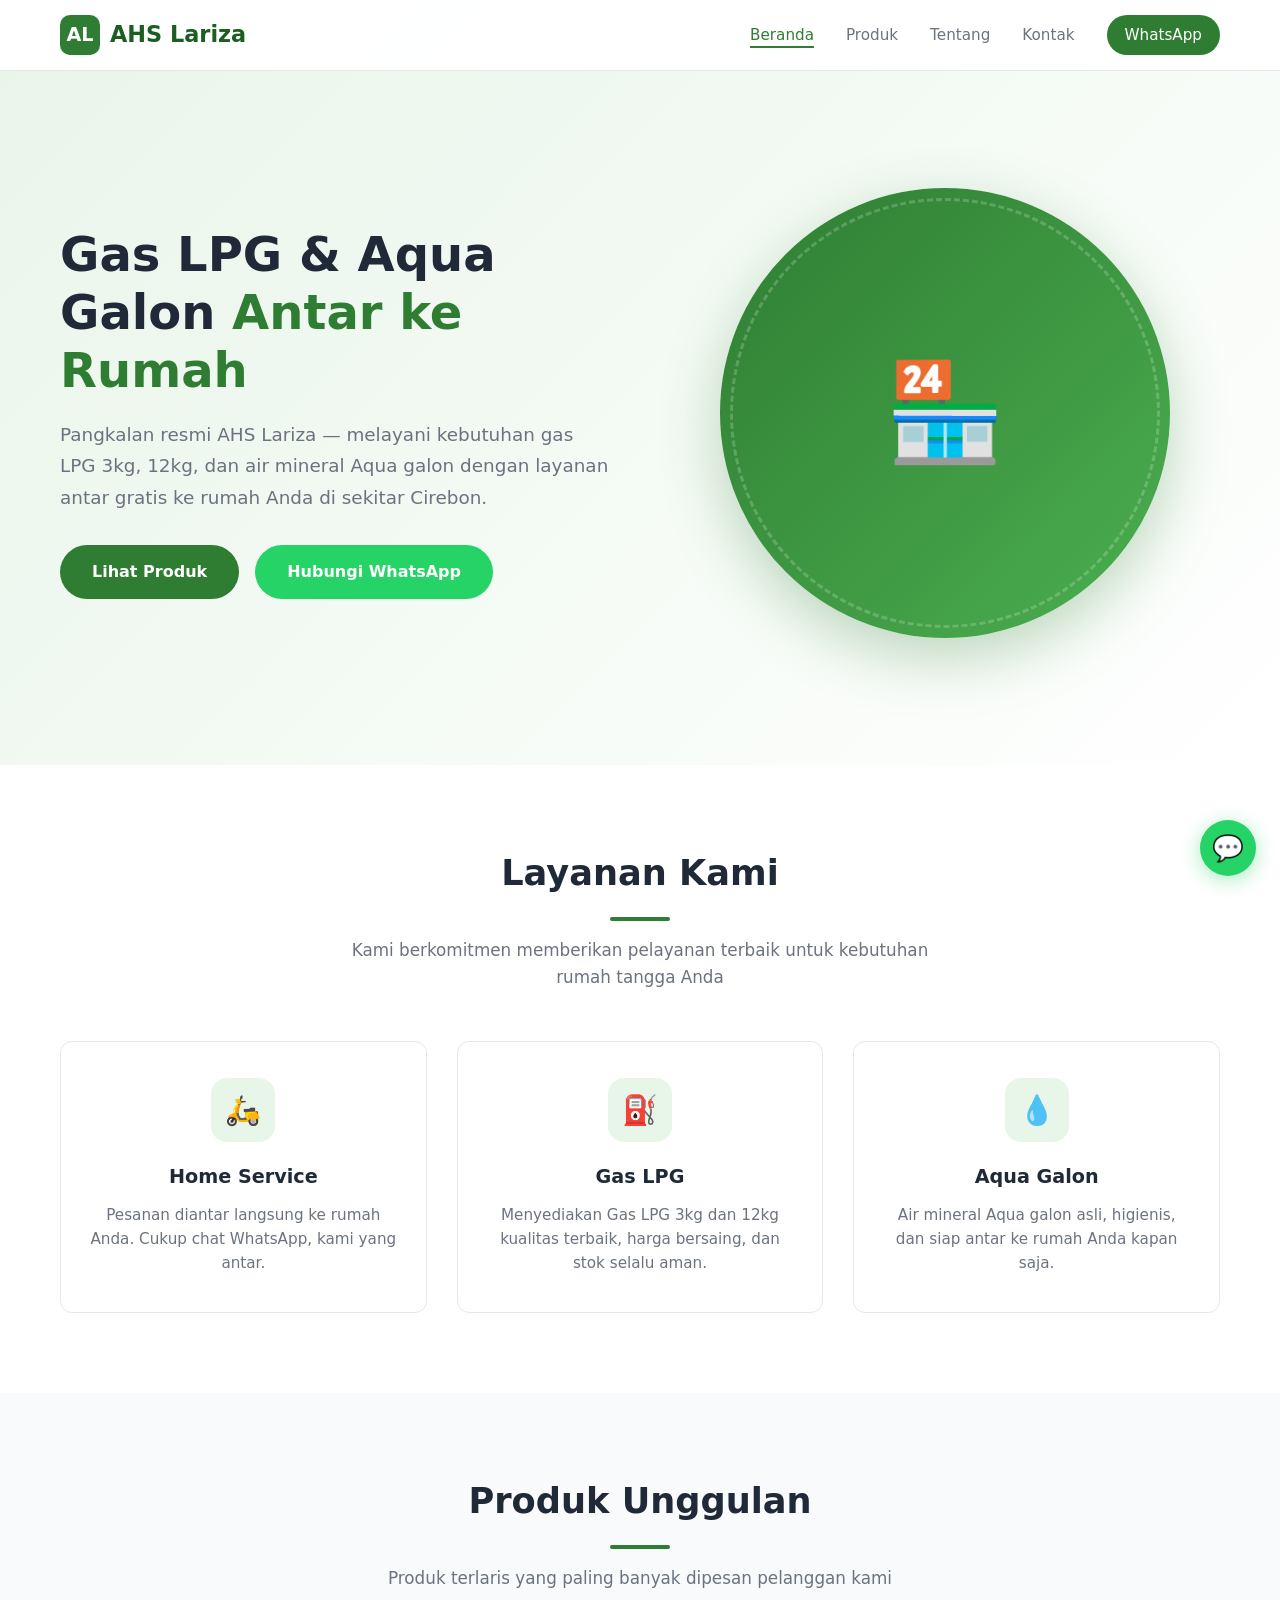
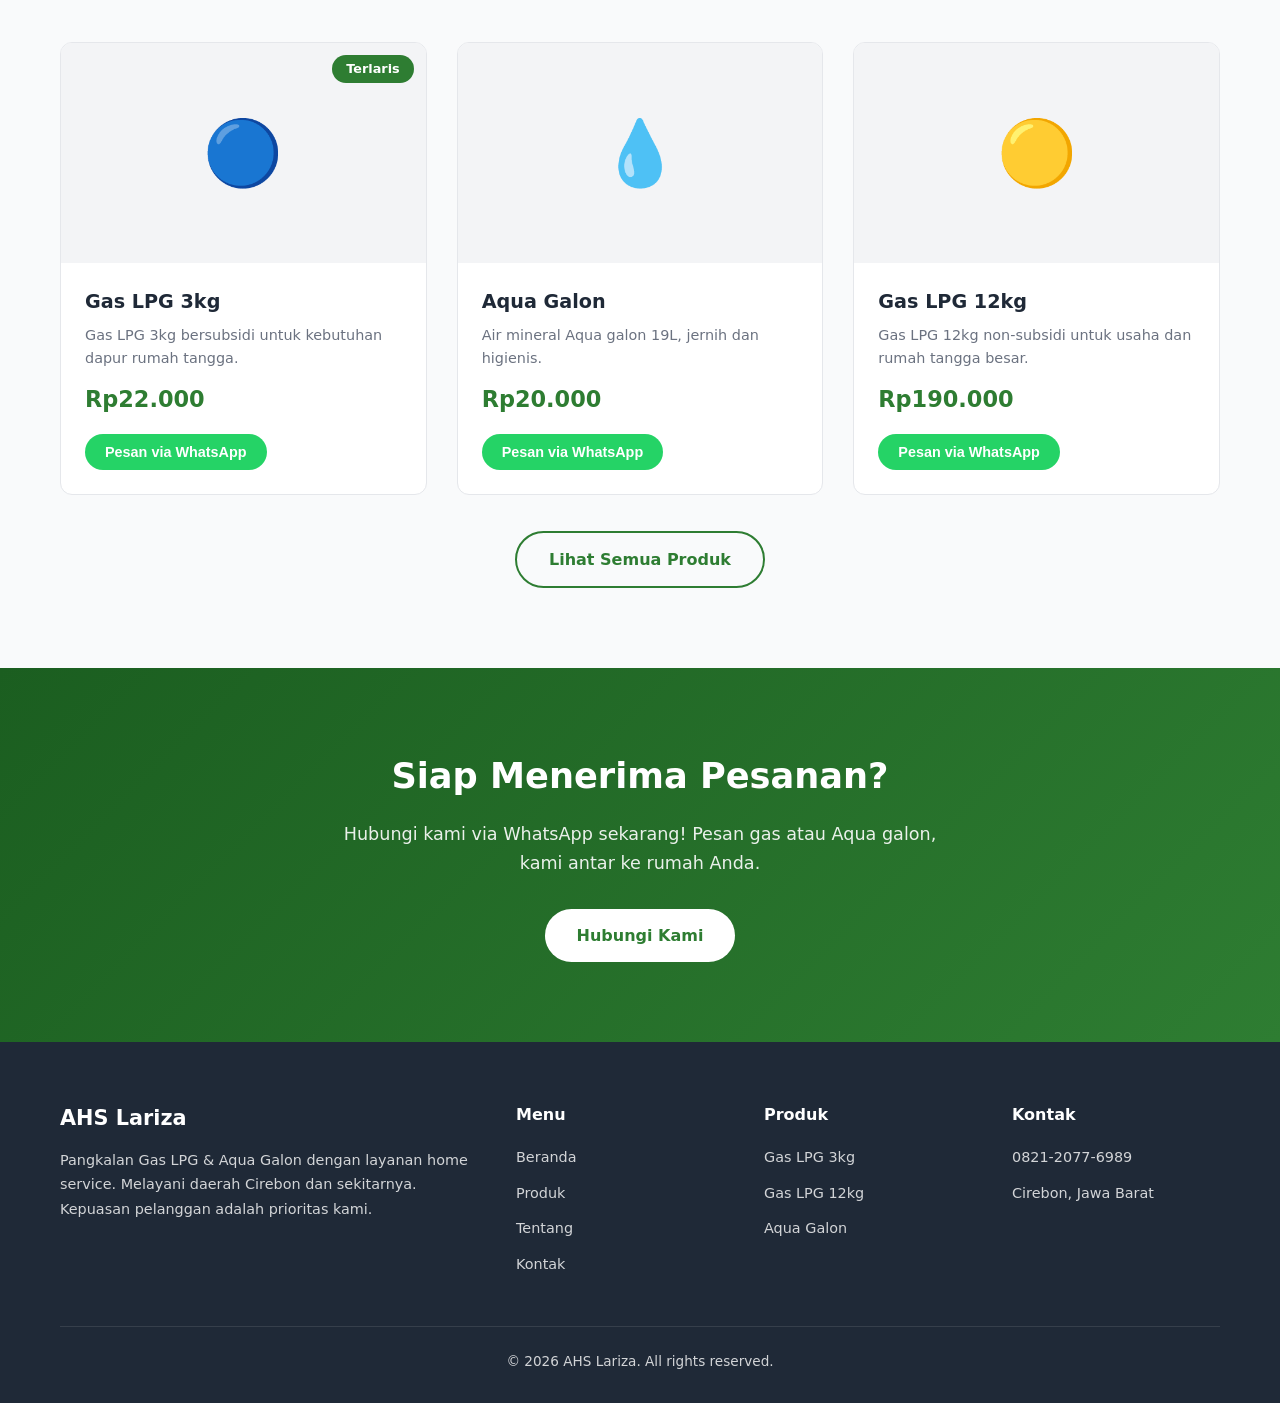
<file: index.html>
<!DOCTYPE html>
<html lang="id">
<head>
  <meta charset="UTF-8">
  <meta name="viewport" content="width=device-width, initial-scale=1.0">
  <meta name="description" content="AHS Lariza - Pangkalan Gas LPG & Aqua Galon Home Service. Antar ke rumah Anda!">
  <title>AHS Lariza - Gas & Aqua Home Service</title>
  <link rel="stylesheet" href="css/style.css">
</head>
<body>

  <!-- HEADER -->
  <header class="header">
    <nav class="navbar container">
      <a href="index.html" class="logo">
        <span class="logo-icon">AL</span>
        AHS Lariza
      </a>
      <ul class="nav-links">
        <li><a href="index.html">Beranda</a></li>
        <li><a href="produk.html">Produk</a></li>
        <li><a href="tentang.html">Tentang</a></li>
        <li><a href="kontak.html">Kontak</a></li>
        <li><a href="https://wa.me/6282120776989" target="_blank" class="nav-wa">WhatsApp</a></li>
      </ul>
      <button class="hamburger" aria-label="Menu">
        <span></span><span></span><span></span>
      </button>
    </nav>
  </header>

  <!-- HERO -->
  <section class="hero">
    <div class="container">
      <div class="hero-content">
        <h1>Gas LPG & Aqua Galon <span>Antar ke Rumah</span></h1>
        <p>Pangkalan resmi AHS Lariza — melayani kebutuhan gas LPG 3kg, 12kg, dan air mineral Aqua galon dengan layanan antar gratis ke rumah Anda di sekitar Cirebon.</p>
        <div class="hero-buttons">
          <a href="produk.html" class="btn btn-primary">Lihat Produk</a>
          <a href="https://wa.me/6282120776989" target="_blank" class="btn btn-wa">Hubungi WhatsApp</a>
        </div>
      </div>
      <div class="hero-image">
        <div class="hero-illustration">🏪</div>
      </div>
    </div>
  </section>

  <!-- LAYANAN -->
  <section class="section">
    <div class="container">
      <div class="section-header">
        <h2>Layanan Kami</h2>
        <div class="divider"></div>
        <p>Kami berkomitmen memberikan pelayanan terbaik untuk kebutuhan rumah tangga Anda</p>
      </div>
      <div class="services-grid">
        <div class="service-card">
          <div class="service-icon">🛵</div>
          <h3>Home Service</h3>
          <p>Pesanan diantar langsung ke rumah Anda. Cukup chat WhatsApp, kami yang antar.</p>
        </div>
        <div class="service-card">
          <div class="service-icon">⛽</div>
          <h3>Gas LPG</h3>
          <p>Menyediakan Gas LPG 3kg dan 12kg kualitas terbaik, harga bersaing, dan stok selalu aman.</p>
        </div>
        <div class="service-card">
          <div class="service-icon">💧</div>
          <h3>Aqua Galon</h3>
          <p>Air mineral Aqua galon asli, higienis, dan siap antar ke rumah Anda kapan saja.</p>
        </div>
      </div>
    </div>
  </section>

  <!-- PRODUK UNGGULAN -->
  <section class="section section-bg">
    <div class="container">
      <div class="section-header">
        <h2>Produk Unggulan</h2>
        <div class="divider"></div>
        <p>Produk terlaris yang paling banyak dipesan pelanggan kami</p>
      </div>
      <div class="products-grid">
        <div class="product-card">
          <div class="product-image">
            🔵
            <span class="product-badge">Terlaris</span>
          </div>
          <div class="product-info">
            <h3>Gas LPG 3kg</h3>
            <p class="desc">Gas LPG 3kg bersubsidi untuk kebutuhan dapur rumah tangga.</p>
            <p class="price">Rp22.000</p>
            <button class="btn btn-wa btn-sm" onclick="handleWaOrder('Gas LPG 3kg')">Pesan via WhatsApp</button>
          </div>
        </div>
        <div class="product-card">
          <div class="product-image">💧</div>
          <div class="product-info">
            <h3>Aqua Galon</h3>
            <p class="desc">Air mineral Aqua galon 19L, jernih dan higienis.</p>
            <p class="price">Rp20.000</p>
            <button class="btn btn-wa btn-sm" onclick="handleWaOrder('Aqua Galon')">Pesan via WhatsApp</button>
          </div>
        </div>
        <div class="product-card">
          <div class="product-image">🟡</div>
          <div class="product-info">
            <h3>Gas LPG 12kg</h3>
            <p class="desc">Gas LPG 12kg non-subsidi untuk usaha dan rumah tangga besar.</p>
            <p class="price">Rp190.000</p>
            <button class="btn btn-wa btn-sm" onclick="handleWaOrder('Gas LPG 12kg')">Pesan via WhatsApp</button>
          </div>
        </div>
      </div>
      <div style="text-align:center;margin-top:36px">
        <a href="produk.html" class="btn btn-outline">Lihat Semua Produk</a>
      </div>
    </div>
  </section>

  <!-- CTA -->
  <section class="cta-section">
    <div class="container">
      <h2>Siap Menerima Pesanan?</h2>
      <p>Hubungi kami via WhatsApp sekarang! Pesan gas atau Aqua galon, kami antar ke rumah Anda.</p>
      <a href="https://wa.me/6282120776989" target="_blank" class="btn">Hubungi Kami</a>
    </div>
  </section>

  <!-- FOOTER -->
  <footer class="footer">
    <div class="container">
      <div class="footer-grid">
        <div class="footer-brand">
          <h3>AHS Lariza</h3>
          <p>Pangkalan Gas LPG & Aqua Galon dengan layanan home service. Melayani daerah Cirebon dan sekitarnya. Kepuasan pelanggan adalah prioritas kami.</p>
        </div>
        <div>
          <h4>Menu</h4>
          <ul>
            <li><a href="index.html">Beranda</a></li>
            <li><a href="produk.html">Produk</a></li>
            <li><a href="tentang.html">Tentang</a></li>
            <li><a href="kontak.html">Kontak</a></li>
          </ul>
        </div>
        <div>
          <h4>Produk</h4>
          <ul>
            <li><a href="produk.html">Gas LPG 3kg</a></li>
            <li><a href="produk.html">Gas LPG 12kg</a></li>
            <li><a href="produk.html">Aqua Galon</a></li>
          </ul>
        </div>
        <div>
          <h4>Kontak</h4>
          <ul>
            <li><a href="https://wa.me/6282120776989" target="_blank">0821-2077-6989</a></li>
            <li><a href="kontak.html">Cirebon, Jawa Barat</a></li>
          </ul>
        </div>
      </div>
      <div class="footer-bottom">
        &copy; 2026 AHS Lariza. All rights reserved.
      </div>
    </div>
  </footer>

  <!-- WHATSAPP FLOAT -->
  <a href="https://wa.me/6282120776989" target="_blank" class="wa-float" aria-label="WhatsApp">
    💬
  </a>

  <script src="js/script.js"></script>
</body>
</html>
</file>
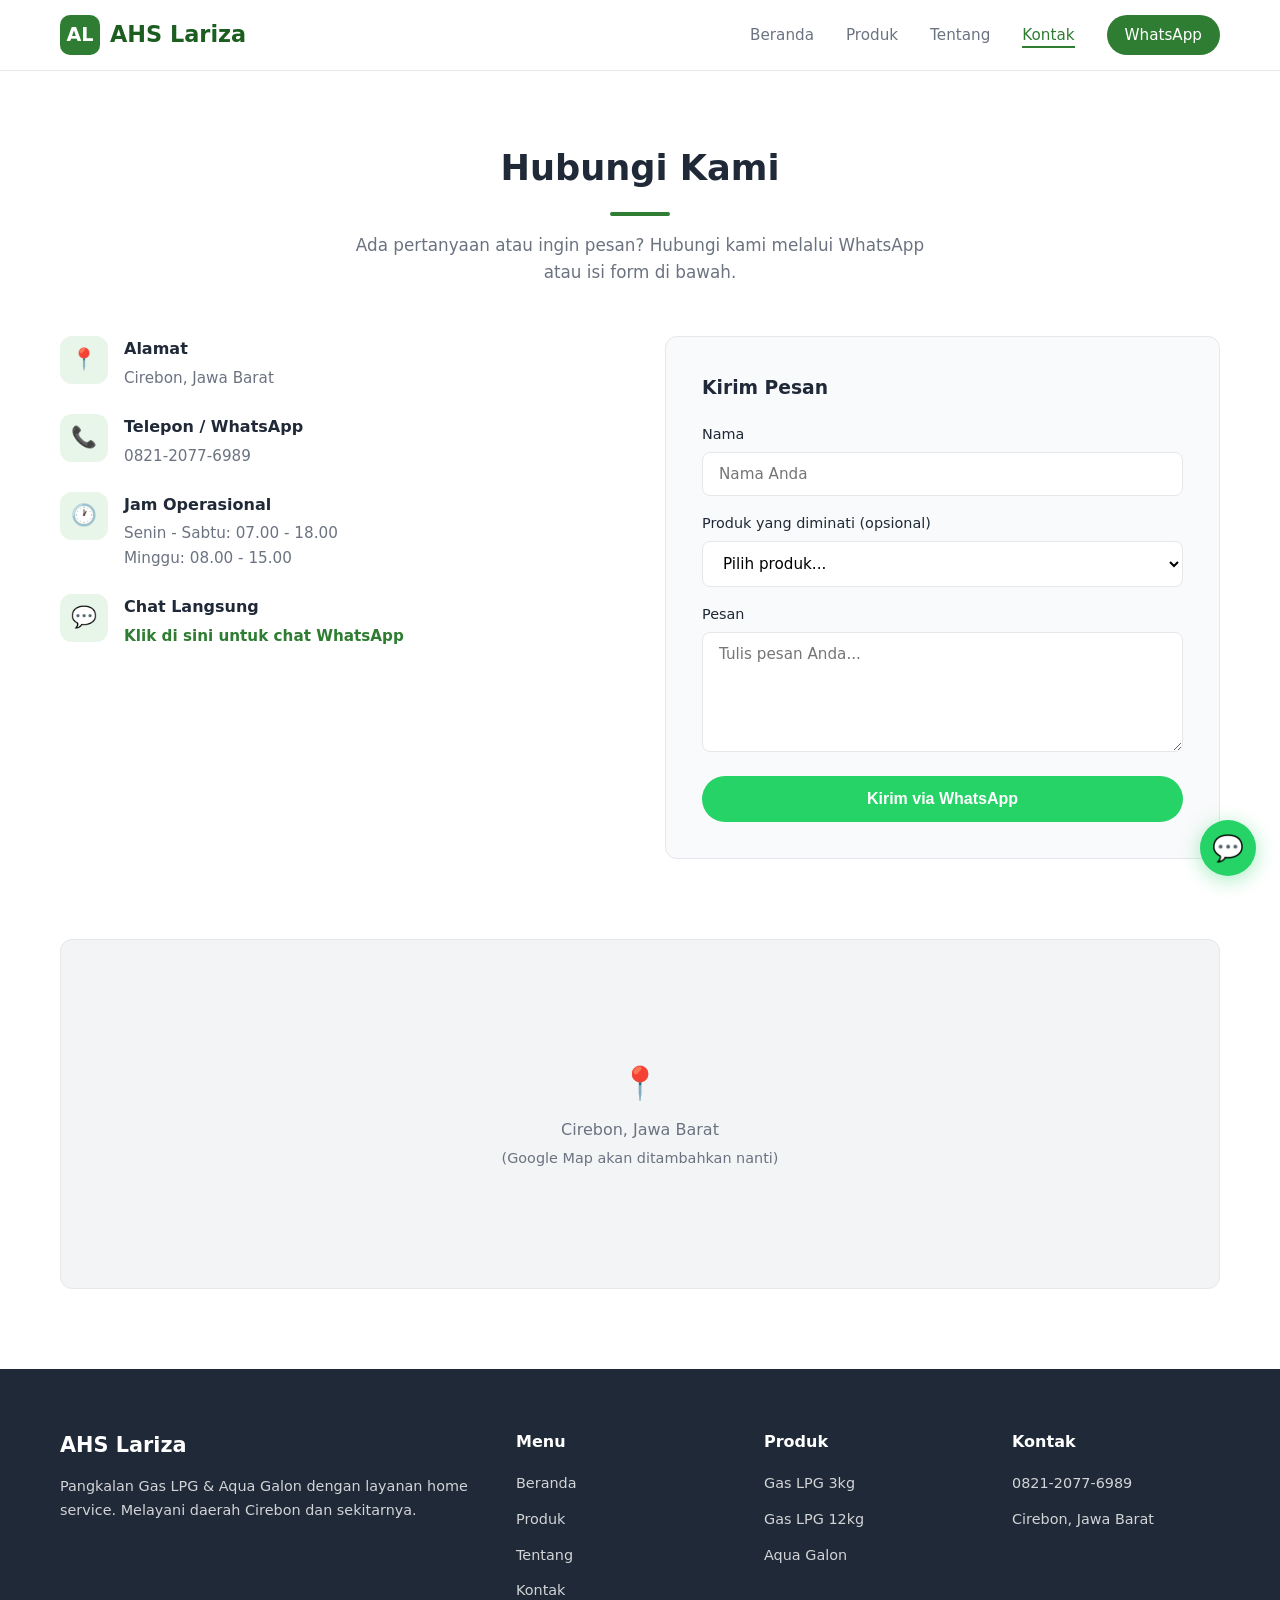
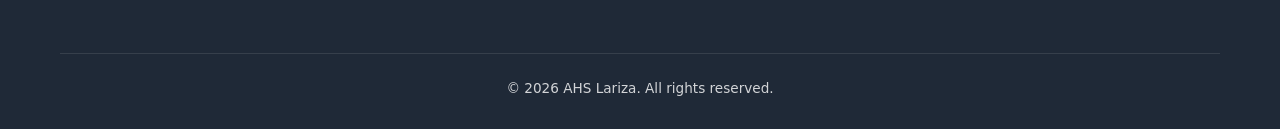
<file: kontak.html>
<!DOCTYPE html>
<html lang="id">
<head>
  <meta charset="UTF-8">
  <meta name="viewport" content="width=device-width, initial-scale=1.0">
  <meta name="description" content="Hubungi AHS Lariza - Pangkalan Gas LPG & Aqua Galon Cirebon.">
  <title>Kontak - AHS Lariza</title>
  <link rel="stylesheet" href="css/style.css">
</head>
<body>

  <!-- HEADER -->
  <header class="header">
    <nav class="navbar container">
      <a href="index.html" class="logo">
        <span class="logo-icon">AL</span>
        AHS Lariza
      </a>
      <ul class="nav-links">
        <li><a href="index.html">Beranda</a></li>
        <li><a href="produk.html">Produk</a></li>
        <li><a href="tentang.html">Tentang</a></li>
        <li><a href="kontak.html">Kontak</a></li>
        <li><a href="https://wa.me/6282120776989" target="_blank" class="nav-wa">WhatsApp</a></li>
      </ul>
      <button class="hamburger" aria-label="Menu">
        <span></span><span></span><span></span>
      </button>
    </nav>
  </header>

  <!-- KONTAK -->
  <section class="contact-section">
    <div class="container">
      <div class="section-header">
        <h2>Hubungi Kami</h2>
        <div class="divider"></div>
        <p>Ada pertanyaan atau ingin pesan? Hubungi kami melalui WhatsApp atau isi form di bawah.</p>
      </div>
      <div class="contact-grid">
        <div class="contact-info-list">
          <div class="contact-item">
            <div class="contact-icon">📍</div>
            <div>
              <h4>Alamat</h4>
              <p>Cirebon, Jawa Barat</p>
            </div>
          </div>
          <div class="contact-item">
            <div class="contact-icon">📞</div>
            <div>
              <h4>Telepon / WhatsApp</h4>
              <p>0821-2077-6989</p>
            </div>
          </div>
          <div class="contact-item">
            <div class="contact-icon">🕐</div>
            <div>
              <h4>Jam Operasional</h4>
              <p>Senin - Sabtu: 07.00 - 18.00</p>
              <p>Minggu: 08.00 - 15.00</p>
            </div>
          </div>
          <div class="contact-item">
            <div class="contact-icon">💬</div>
            <div>
              <h4>Chat Langsung</h4>
              <p><a href="https://wa.me/6282120776989" target="_blank" style="color:var(--primary);font-weight:600">Klik di sini untuk chat WhatsApp</a></p>
            </div>
          </div>
        </div>
        <form class="contact-form" id="contactForm">
          <h3>Kirim Pesan</h3>
          <div class="form-group">
            <label for="name">Nama</label>
            <input type="text" id="name" name="name" placeholder="Nama Anda" required>
          </div>
          <div class="form-group">
            <label for="product">Produk yang diminati (opsional)</label>
            <select id="product" name="product">
              <option value="">Pilih produk...</option>
              <option value="Gas LPG 3kg">Gas LPG 3kg</option>
              <option value="Gas LPG 12kg">Gas LPG 12kg</option>
              <option value="Aqua Galon">Aqua Galon</option>
              <option value="Isi Ulang Galon">Isi Ulang Galon</option>
            </select>
          </div>
          <div class="form-group">
            <label for="message">Pesan</label>
            <textarea id="message" name="message" placeholder="Tulis pesan Anda..." required></textarea>
          </div>
          <button type="submit" class="btn btn-wa" style="width:100%;justify-content:center">
            Kirim via WhatsApp
          </button>
        </form>
      </div>
    </div>
  </section>

  <!-- MAP -->
  <section class="map-section">
    <div class="container">
      <div class="map-container">
        <div style="text-align:center">
          <div style="font-size:2rem;margin-bottom:8px">📍</div>
          <p>Cirebon, Jawa Barat</p>
          <p style="font-size:0.9rem;margin-top:4px">(Google Map akan ditambahkan nanti)</p>
        </div>
      </div>
    </div>
  </section>

  <!-- FOOTER -->
  <footer class="footer">
    <div class="container">
      <div class="footer-grid">
        <div class="footer-brand">
          <h3>AHS Lariza</h3>
          <p>Pangkalan Gas LPG & Aqua Galon dengan layanan home service. Melayani daerah Cirebon dan sekitarnya.</p>
        </div>
        <div>
          <h4>Menu</h4>
          <ul>
            <li><a href="index.html">Beranda</a></li>
            <li><a href="produk.html">Produk</a></li>
            <li><a href="tentang.html">Tentang</a></li>
            <li><a href="kontak.html">Kontak</a></li>
          </ul>
        </div>
        <div>
          <h4>Produk</h4>
          <ul>
            <li><a href="produk.html">Gas LPG 3kg</a></li>
            <li><a href="produk.html">Gas LPG 12kg</a></li>
            <li><a href="produk.html">Aqua Galon</a></li>
          </ul>
        </div>
        <div>
          <h4>Kontak</h4>
          <ul>
            <li><a href="https://wa.me/6282120776989" target="_blank">0821-2077-6989</a></li>
            <li><a href="kontak.html">Cirebon, Jawa Barat</a></li>
          </ul>
        </div>
      </div>
      <div class="footer-bottom">
        &copy; 2026 AHS Lariza. All rights reserved.
      </div>
    </div>
  </footer>

  <a href="https://wa.me/6282120776989" target="_blank" class="wa-float" aria-label="WhatsApp">
    💬
  </a>

  <script src="js/script.js"></script>
</body>
</html>
</file>
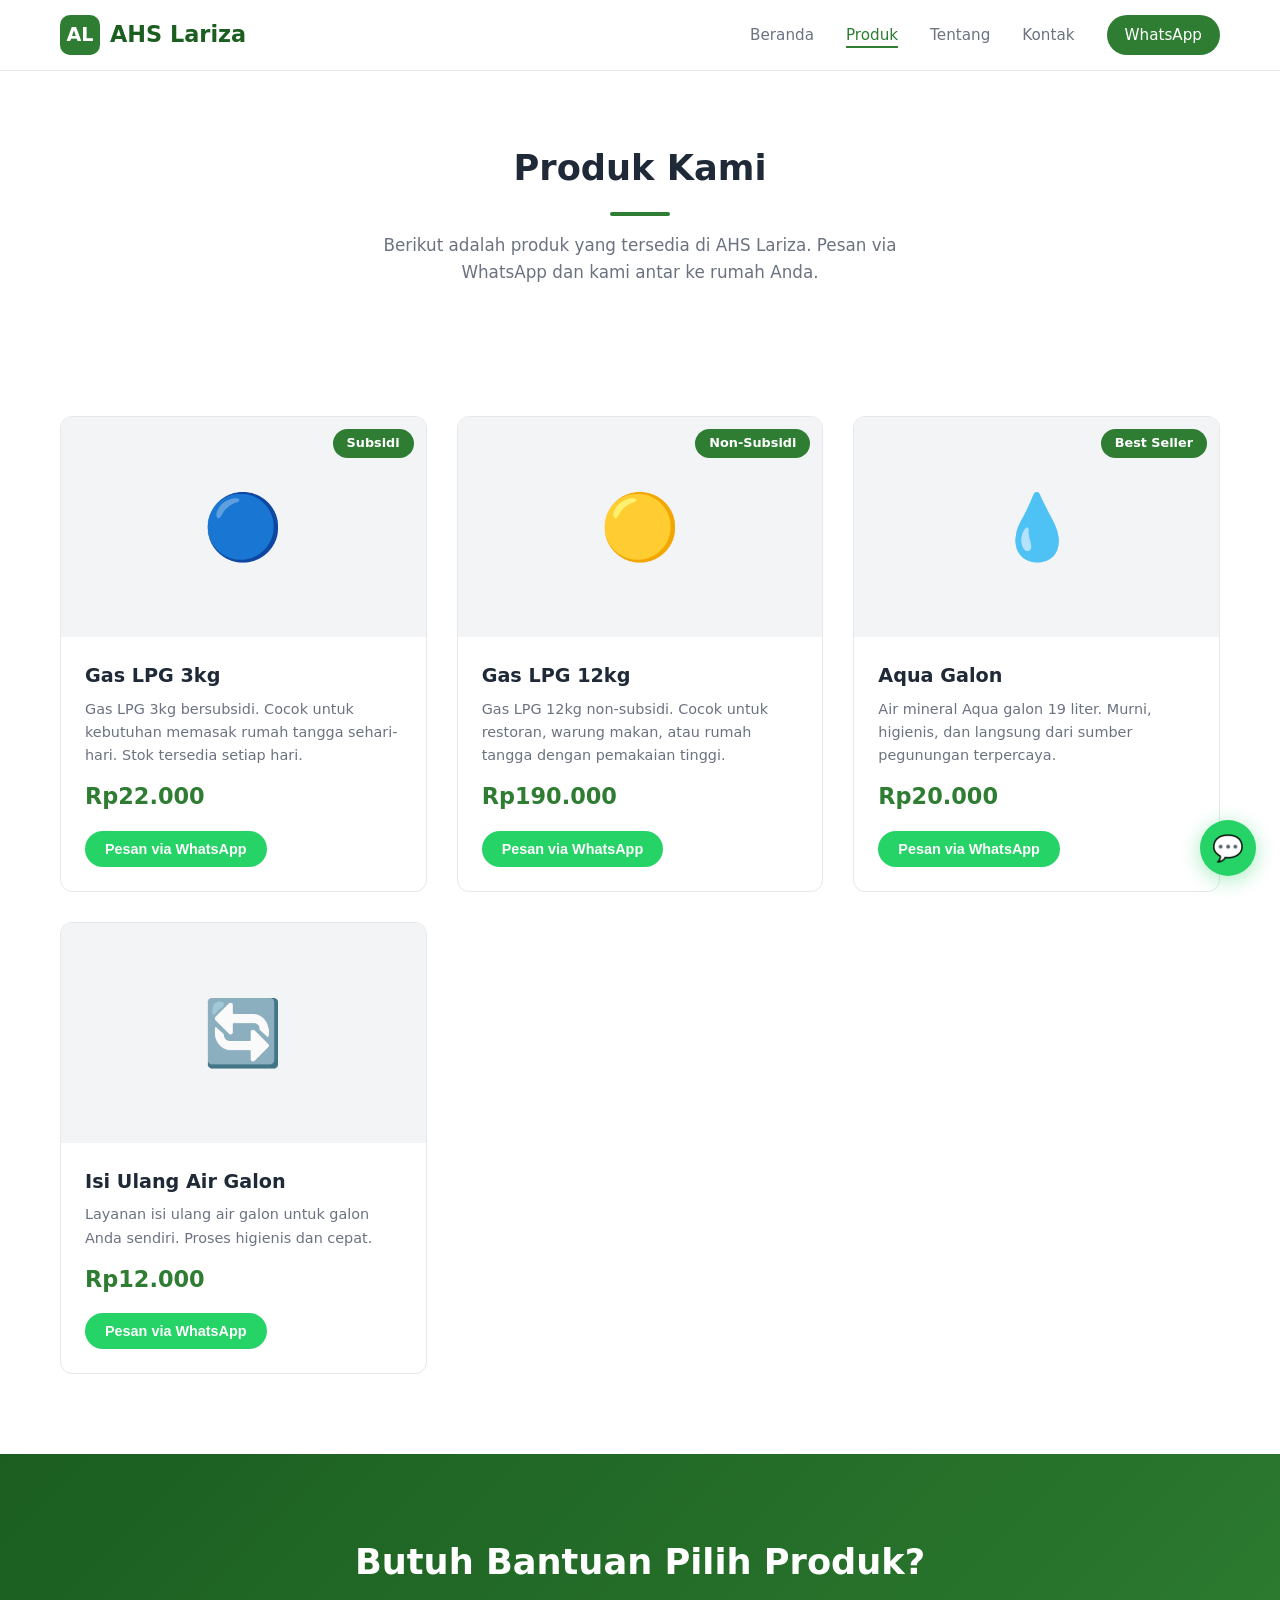
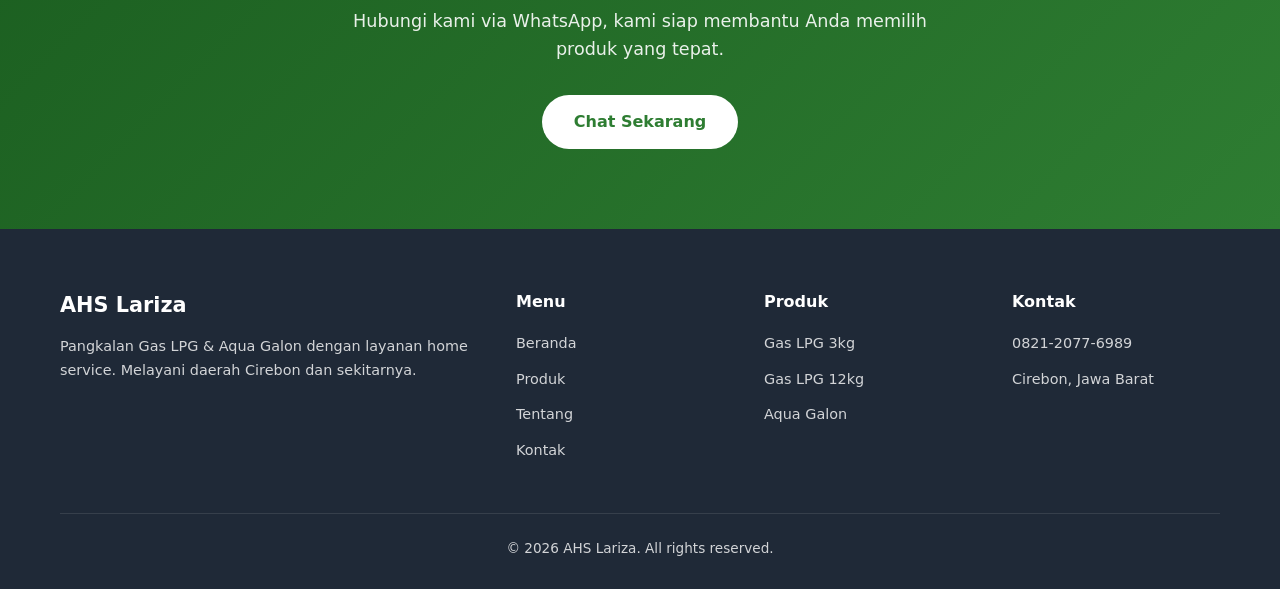
<file: produk.html>
<!DOCTYPE html>
<html lang="id">
<head>
  <meta charset="UTF-8">
  <meta name="viewport" content="width=device-width, initial-scale=1.0">
  <meta name="description" content="Katalog produk AHS Lariza - Gas LPG 3kg, 12kg, dan Aqua Galon. Pesan via WhatsApp.">
  <title>Produk - AHS Lariza</title>
  <link rel="stylesheet" href="css/style.css">
</head>
<body>

  <!-- HEADER -->
  <header class="header">
    <nav class="navbar container">
      <a href="index.html" class="logo">
        <span class="logo-icon">AL</span>
        AHS Lariza
      </a>
      <ul class="nav-links">
        <li><a href="index.html">Beranda</a></li>
        <li><a href="produk.html">Produk</a></li>
        <li><a href="tentang.html">Tentang</a></li>
        <li><a href="kontak.html">Kontak</a></li>
        <li><a href="https://wa.me/6282120776989" target="_blank" class="nav-wa">WhatsApp</a></li>
      </ul>
      <button class="hamburger" aria-label="Menu">
        <span></span><span></span><span></span>
      </button>
    </nav>
  </header>

  <!-- PAGE HEADER -->
  <section class="about-section" style="padding-bottom:0">
    <div class="container">
      <div class="section-header">
        <h2>Produk Kami</h2>
        <div class="divider"></div>
        <p>Berikut adalah produk yang tersedia di AHS Lariza. Pesan via WhatsApp dan kami antar ke rumah Anda.</p>
      </div>
    </div>
  </section>

  <!-- SEMUA PRODUK -->
  <section class="section">
    <div class="container">
      <div class="products-grid">

        <!-- Gas 3kg -->
        <div class="product-card">
          <div class="product-image">
            🔵
            <span class="product-badge">Subsidi</span>
          </div>
          <div class="product-info">
            <h3>Gas LPG 3kg</h3>
            <p class="desc">Gas LPG 3kg bersubsidi. Cocok untuk kebutuhan memasak rumah tangga sehari-hari. Stok tersedia setiap hari.</p>
            <p class="price">Rp22.000</p>
            <button class="btn btn-wa btn-sm" onclick="handleWaOrder('Gas LPG 3kg')">Pesan via WhatsApp</button>
          </div>
        </div>

        <!-- Gas 12kg -->
        <div class="product-card">
          <div class="product-image">
            🟡
            <span class="product-badge">Non-Subsidi</span>
          </div>
          <div class="product-info">
            <h3>Gas LPG 12kg</h3>
            <p class="desc">Gas LPG 12kg non-subsidi. Cocok untuk restoran, warung makan, atau rumah tangga dengan pemakaian tinggi.</p>
            <p class="price">Rp190.000</p>
            <button class="btn btn-wa btn-sm" onclick="handleWaOrder('Gas LPG 12kg')">Pesan via WhatsApp</button>
          </div>
        </div>

        <!-- Aqua Galon -->
        <div class="product-card">
          <div class="product-image">
            💧
            <span class="product-badge">Best Seller</span>
          </div>
          <div class="product-info">
            <h3>Aqua Galon</h3>
            <p class="desc">Air mineral Aqua galon 19 liter. Murni, higienis, dan langsung dari sumber pegunungan terpercaya.</p>
            <p class="price">Rp20.000</p>
            <button class="btn btn-wa btn-sm" onclick="handleWaOrder('Aqua Galon')">Pesan via WhatsApp</button>
          </div>
        </div>

        <!-- Isi Ulang Galon -->
        <div class="product-card">
          <div class="product-image">
            🔄
          </div>
          <div class="product-info">
            <h3>Isi Ulang Air Galon</h3>
            <p class="desc">Layanan isi ulang air galon untuk galon Anda sendiri. Proses higienis dan cepat.</p>
            <p class="price">Rp12.000</p>
            <button class="btn btn-wa btn-sm" onclick="handleWaOrder('Isi Ulang Air Galon')">Pesan via WhatsApp</button>
          </div>
        </div>

      </div>
    </div>
  </section>

  <!-- CTA -->
  <section class="cta-section">
    <div class="container">
      <h2>Butuh Bantuan Pilih Produk?</h2>
      <p>Hubungi kami via WhatsApp, kami siap membantu Anda memilih produk yang tepat.</p>
      <a href="https://wa.me/6282120776989" target="_blank" class="btn">Chat Sekarang</a>
    </div>
  </section>

  <!-- FOOTER -->
  <footer class="footer">
    <div class="container">
      <div class="footer-grid">
        <div class="footer-brand">
          <h3>AHS Lariza</h3>
          <p>Pangkalan Gas LPG & Aqua Galon dengan layanan home service. Melayani daerah Cirebon dan sekitarnya.</p>
        </div>
        <div>
          <h4>Menu</h4>
          <ul>
            <li><a href="index.html">Beranda</a></li>
            <li><a href="produk.html">Produk</a></li>
            <li><a href="tentang.html">Tentang</a></li>
            <li><a href="kontak.html">Kontak</a></li>
          </ul>
        </div>
        <div>
          <h4>Produk</h4>
          <ul>
            <li><a href="produk.html">Gas LPG 3kg</a></li>
            <li><a href="produk.html">Gas LPG 12kg</a></li>
            <li><a href="produk.html">Aqua Galon</a></li>
          </ul>
        </div>
        <div>
          <h4>Kontak</h4>
          <ul>
            <li><a href="https://wa.me/6282120776989" target="_blank">0821-2077-6989</a></li>
            <li><a href="kontak.html">Cirebon, Jawa Barat</a></li>
          </ul>
        </div>
      </div>
      <div class="footer-bottom">
        &copy; 2026 AHS Lariza. All rights reserved.
      </div>
    </div>
  </footer>

  <a href="https://wa.me/6282120776989" target="_blank" class="wa-float" aria-label="WhatsApp">
    💬
  </a>

  <script src="js/script.js"></script>
</body>
</html>
</file>
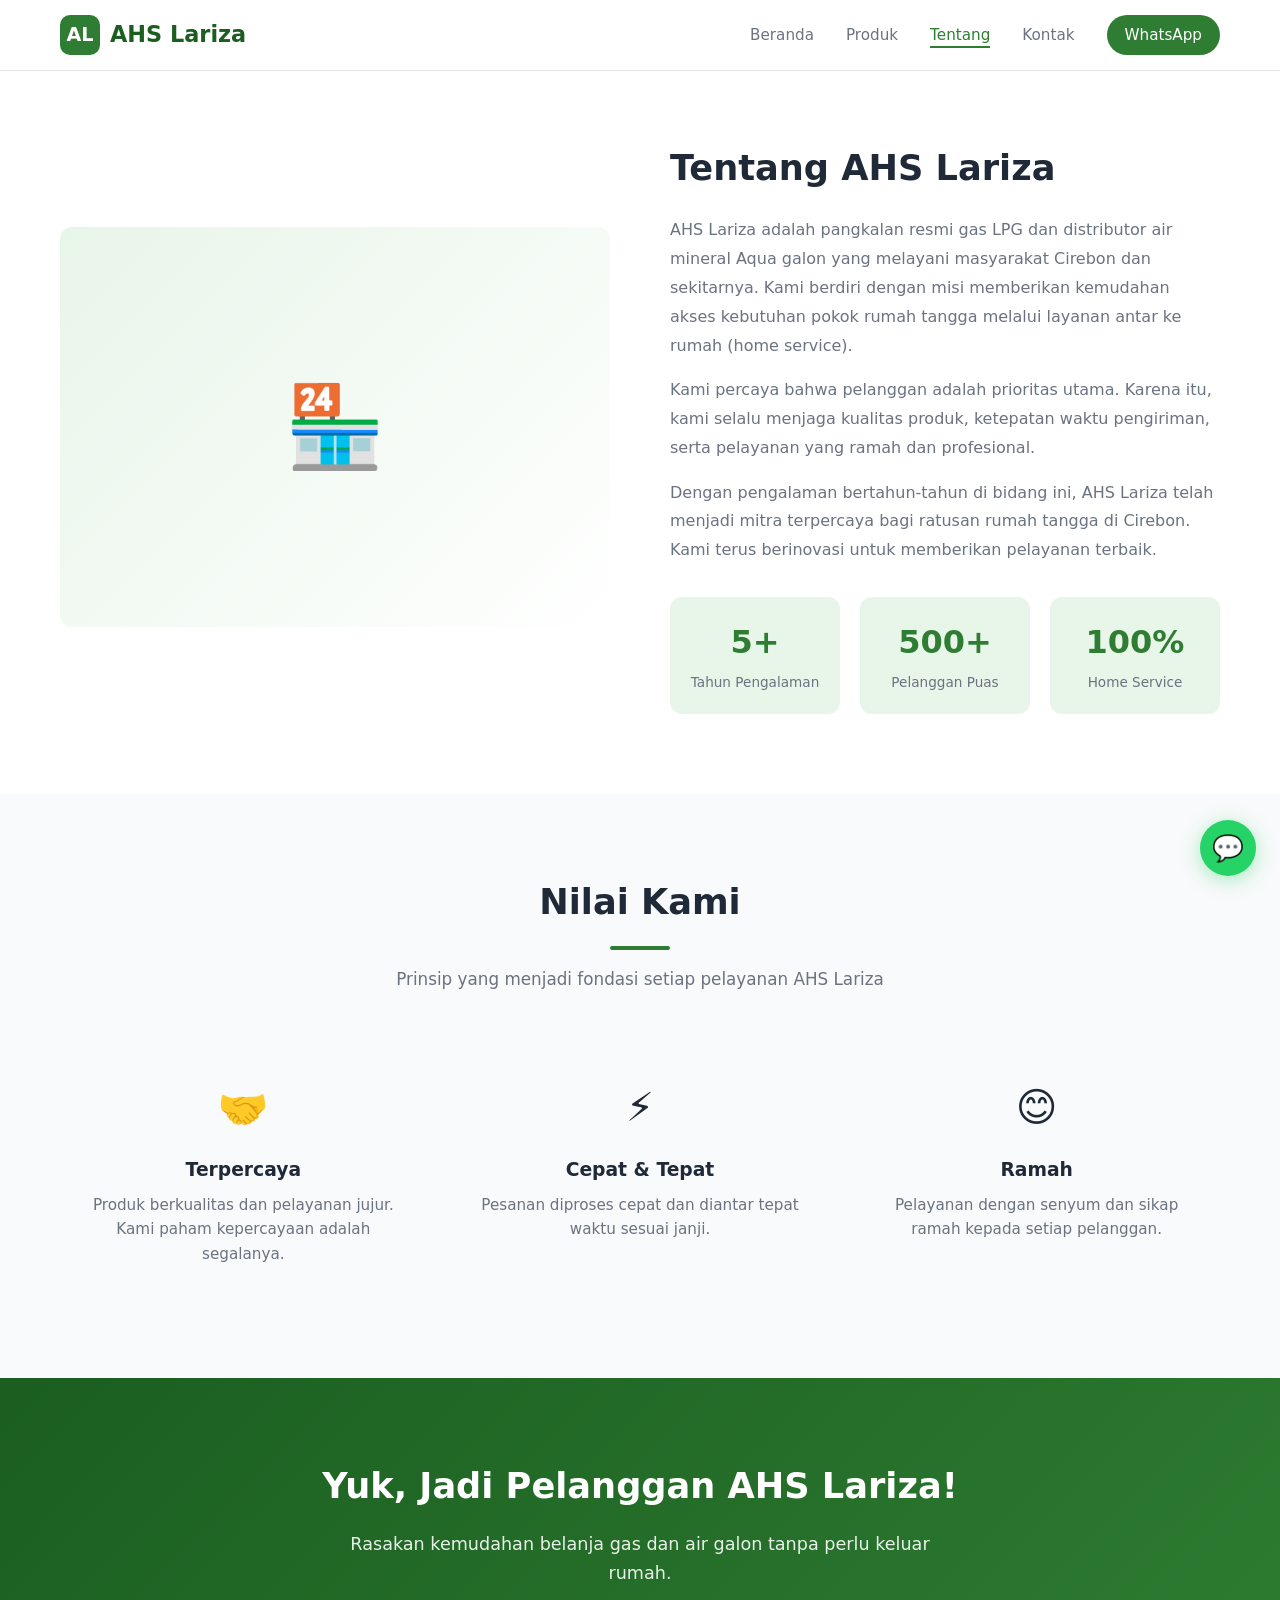
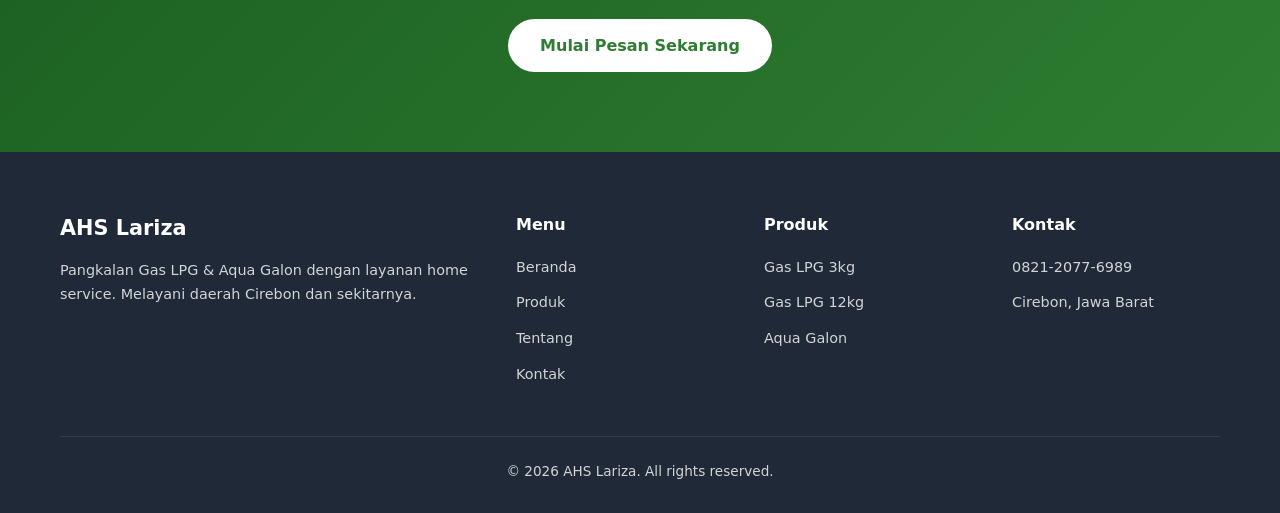
<file: tentang.html>
<!DOCTYPE html>
<html lang="id">
<head>
  <meta charset="UTF-8">
  <meta name="viewport" content="width=device-width, initial-scale=1.0">
  <meta name="description" content="Tentang AHS Lariza - Pangkalan Gas LPG & Aqua Galon home service di Cirebon.">
  <title>Tentang - AHS Lariza</title>
  <link rel="stylesheet" href="css/style.css">
</head>
<body>

  <!-- HEADER -->
  <header class="header">
    <nav class="navbar container">
      <a href="index.html" class="logo">
        <span class="logo-icon">AL</span>
        AHS Lariza
      </a>
      <ul class="nav-links">
        <li><a href="index.html">Beranda</a></li>
        <li><a href="produk.html">Produk</a></li>
        <li><a href="tentang.html">Tentang</a></li>
        <li><a href="kontak.html">Kontak</a></li>
        <li><a href="https://wa.me/6282120776989" target="_blank" class="nav-wa">WhatsApp</a></li>
      </ul>
      <button class="hamburger" aria-label="Menu">
        <span></span><span></span><span></span>
      </button>
    </nav>
  </header>

  <!-- TENTANG -->
  <section class="about-section">
    <div class="container">
      <div class="about-grid">
        <div class="about-image">
          🏪
        </div>
        <div class="about-content">
          <h2>Tentang AHS Lariza</h2>
          <p>AHS Lariza adalah pangkalan resmi gas LPG dan distributor air mineral Aqua galon yang melayani masyarakat Cirebon dan sekitarnya. Kami berdiri dengan misi memberikan kemudahan akses kebutuhan pokok rumah tangga melalui layanan antar ke rumah (home service).</p>
          <p>Kami percaya bahwa pelanggan adalah prioritas utama. Karena itu, kami selalu menjaga kualitas produk, ketepatan waktu pengiriman, serta pelayanan yang ramah dan profesional.</p>
          <p>Dengan pengalaman bertahun-tahun di bidang ini, AHS Lariza telah menjadi mitra terpercaya bagi ratusan rumah tangga di Cirebon. Kami terus berinovasi untuk memberikan pelayanan terbaik.</p>
          <div class="about-stats">
            <div class="stat-item">
              <div class="number">5+</div>
              <div class="label">Tahun Pengalaman</div>
            </div>
            <div class="stat-item">
              <div class="number">500+</div>
              <div class="label">Pelanggan Puas</div>
            </div>
            <div class="stat-item">
              <div class="number">100%</div>
              <div class="label">Home Service</div>
            </div>
          </div>
        </div>
      </div>
    </div>
  </section>

  <!-- NILAI KAMI -->
  <section class="section section-bg">
    <div class="container">
      <div class="section-header">
        <h2>Nilai Kami</h2>
        <div class="divider"></div>
        <p>Prinsip yang menjadi fondasi setiap pelayanan AHS Lariza</p>
      </div>
      <div class="values-grid">
        <div class="value-card">
          <div class="icon">🤝</div>
          <h3>Terpercaya</h3>
          <p>Produk berkualitas dan pelayanan jujur. Kami paham kepercayaan adalah segalanya.</p>
        </div>
        <div class="value-card">
          <div class="icon">⚡</div>
          <h3>Cepat & Tepat</h3>
          <p>Pesanan diproses cepat dan diantar tepat waktu sesuai janji.</p>
        </div>
        <div class="value-card">
          <div class="icon">😊</div>
          <h3>Ramah</h3>
          <p>Pelayanan dengan senyum dan sikap ramah kepada setiap pelanggan.</p>
        </div>
      </div>
    </div>
  </section>

  <!-- CTA -->
  <section class="cta-section">
    <div class="container">
      <h2>Yuk, Jadi Pelanggan AHS Lariza!</h2>
      <p>Rasakan kemudahan belanja gas dan air galon tanpa perlu keluar rumah.</p>
      <a href="https://wa.me/6282120776989" target="_blank" class="btn">Mulai Pesan Sekarang</a>
    </div>
  </section>

  <!-- FOOTER -->
  <footer class="footer">
    <div class="container">
      <div class="footer-grid">
        <div class="footer-brand">
          <h3>AHS Lariza</h3>
          <p>Pangkalan Gas LPG & Aqua Galon dengan layanan home service. Melayani daerah Cirebon dan sekitarnya.</p>
        </div>
        <div>
          <h4>Menu</h4>
          <ul>
            <li><a href="index.html">Beranda</a></li>
            <li><a href="produk.html">Produk</a></li>
            <li><a href="tentang.html">Tentang</a></li>
            <li><a href="kontak.html">Kontak</a></li>
          </ul>
        </div>
        <div>
          <h4>Produk</h4>
          <ul>
            <li><a href="produk.html">Gas LPG 3kg</a></li>
            <li><a href="produk.html">Gas LPG 12kg</a></li>
            <li><a href="produk.html">Aqua Galon</a></li>
          </ul>
        </div>
        <div>
          <h4>Kontak</h4>
          <ul>
            <li><a href="https://wa.me/6282120776989" target="_blank">0821-2077-6989</a></li>
            <li><a href="kontak.html">Cirebon, Jawa Barat</a></li>
          </ul>
        </div>
      </div>
      <div class="footer-bottom">
        &copy; 2026 AHS Lariza. All rights reserved.
      </div>
    </div>
  </footer>

  <a href="https://wa.me/6282120776989" target="_blank" class="wa-float" aria-label="WhatsApp">
    💬
  </a>

  <script src="js/script.js"></script>
</body>
</html>
</file>
<file: css/style.css>
*,
*::before,
*::after {
  margin: 0;
  padding: 0;
  box-sizing: border-box;
}

:root {
  --primary: #2e7d32;
  --primary-dark: #1b5e20;
  --primary-light: #e8f5e9;
  --accent: #4caf50;
  --text-dark: #1f2937;
  --text-muted: #6b7280;
  --text-light: #f9fafb;
  --bg-white: #ffffff;
  --bg-light: #f9fafb;
  --bg-gray: #f3f4f6;
  --border: #e5e7eb;
  --shadow: 0 4px 6px -1px rgba(0, 0, 0, 0.1), 0 2px 4px -2px rgba(0, 0, 0, 0.1);
  --shadow-lg: 0 10px 15px -3px rgba(0, 0, 0, 0.1), 0 4px 6px -4px rgba(0, 0, 0, 0.1);
  --radius: 12px;
  --radius-sm: 8px;
  --transition: 0.3s ease;
}

html {
  scroll-behavior: smooth;
}

body {
  font-family: 'Segoe UI', system-ui, -apple-system, sans-serif;
  color: var(--text-dark);
  line-height: 1.6;
  background: var(--bg-white);
}

a {
  text-decoration: none;
  color: inherit;
}

img {
  max-width: 100%;
  display: block;
}

.container {
  max-width: 1200px;
  margin: 0 auto;
  padding: 0 20px;
}

/* ========== HEADER / NAVBAR ========== */
.header {
  position: fixed;
  top: 0;
  left: 0;
  right: 0;
  z-index: 1000;
  background: rgba(255, 255, 255, 0.95);
  backdrop-filter: blur(10px);
  border-bottom: 1px solid var(--border);
  transition: var(--transition);
}

.navbar {
  display: flex;
  align-items: center;
  justify-content: space-between;
  height: 70px;
}

.logo {
  display: flex;
  align-items: center;
  gap: 10px;
  font-size: 1.4rem;
  font-weight: 700;
  color: var(--primary-dark);
}

.logo-icon {
  width: 40px;
  height: 40px;
  background: var(--primary);
  border-radius: 10px;
  display: flex;
  align-items: center;
  justify-content: center;
  color: white;
  font-size: 1.2rem;
  font-weight: 800;
}

.nav-links {
  display: flex;
  list-style: none;
  gap: 32px;
  align-items: center;
}

.nav-links a {
  font-size: 0.95rem;
  font-weight: 500;
  color: var(--text-muted);
  transition: color var(--transition);
  position: relative;
}

.nav-links a::after {
  content: '';
  position: absolute;
  bottom: -4px;
  left: 0;
  width: 0;
  height: 2px;
  background: var(--primary);
  transition: width var(--transition);
}

.nav-links a:hover,
.nav-links a.active {
  color: var(--primary);
}

.nav-links a:hover::after,
.nav-links a.active::after {
  width: 100%;
}

.nav-wa {
  display: flex;
  align-items: center;
  gap: 8px;
  background: var(--primary);
  color: white !important;
  padding: 8px 18px;
  border-radius: 50px;
  font-weight: 600;
  transition: background var(--transition);
}

.nav-wa:hover {
  background: var(--primary-dark);
}

.nav-wa::after {
  display: none !important;
}

.hamburger {
  display: none;
  flex-direction: column;
  gap: 5px;
  cursor: pointer;
  background: none;
  border: none;
  padding: 5px;
}

.hamburger span {
  display: block;
  width: 25px;
  height: 2.5px;
  background: var(--text-dark);
  border-radius: 2px;
  transition: var(--transition);
}

.hamburger.active span:nth-child(1) {
  transform: rotate(45deg) translate(5px, 5px);
}

.hamburger.active span:nth-child(2) {
  opacity: 0;
}

.hamburger.active span:nth-child(3) {
  transform: rotate(-45deg) translate(5px, -5px);
}

/* ========== HERO SECTION ========== */
.hero {
  padding: 140px 0 80px;
  background: linear-gradient(135deg, var(--primary-light) 0%, var(--bg-white) 100%);
  min-height: 85vh;
  display: flex;
  align-items: center;
}

.hero .container {
  display: grid;
  grid-template-columns: 1fr 1fr;
  gap: 60px;
  align-items: center;
}

.hero-content h1 {
  font-size: 3rem;
  font-weight: 800;
  line-height: 1.2;
  margin-bottom: 20px;
  color: var(--text-dark);
}

.hero-content h1 span {
  color: var(--primary);
}

.hero-content p {
  font-size: 1.15rem;
  color: var(--text-muted);
  margin-bottom: 32px;
  line-height: 1.7;
}

.hero-buttons {
  display: flex;
  gap: 16px;
  flex-wrap: wrap;
}

.btn {
  display: inline-flex;
  align-items: center;
  gap: 8px;
  padding: 14px 32px;
  border-radius: 50px;
  font-size: 1rem;
  font-weight: 600;
  border: none;
  cursor: pointer;
  transition: all var(--transition);
}

.btn-primary {
  background: var(--primary);
  color: white;
}

.btn-primary:hover {
  background: var(--primary-dark);
  transform: translateY(-2px);
  box-shadow: var(--shadow-lg);
}

.btn-outline {
  background: transparent;
  color: var(--primary);
  border: 2px solid var(--primary);
}

.btn-outline:hover {
  background: var(--primary);
  color: white;
  transform: translateY(-2px);
}

.btn-wa {
  background: #25d366;
  color: white;
}

.btn-wa:hover {
  background: #1da851;
  transform: translateY(-2px);
  box-shadow: var(--shadow-lg);
}

.hero-image {
  display: flex;
  justify-content: center;
  align-items: center;
}

.hero-illustration {
  width: 100%;
  max-width: 450px;
  aspect-ratio: 1;
  background: linear-gradient(135deg, var(--primary) 0%, var(--accent) 100%);
  border-radius: 50%;
  display: flex;
  align-items: center;
  justify-content: center;
  font-size: 6rem;
  color: white;
  box-shadow: 0 20px 60px rgba(46, 125, 50, 0.3);
  position: relative;
  overflow: hidden;
}

.hero-illustration::before {
  content: '';
  position: absolute;
  inset: 10px;
  border: 3px dashed rgba(255, 255, 255, 0.2);
  border-radius: 50%;
  animation: spin 20s linear infinite;
}

@keyframes spin {
  to { transform: rotate(360deg); }
}

/* ========== SERVICES / FEATURES ========== */
.section {
  padding: 80px 0;
}

.section-header {
  text-align: center;
  margin-bottom: 50px;
}

.section-header h2 {
  font-size: 2.2rem;
  font-weight: 700;
  margin-bottom: 12px;
}

.section-header p {
  color: var(--text-muted);
  font-size: 1.05rem;
  max-width: 600px;
  margin: 0 auto;
}

.section-header .divider {
  width: 60px;
  height: 4px;
  background: var(--primary);
  border-radius: 2px;
  margin: 16px auto;
}

.services-grid {
  display: grid;
  grid-template-columns: repeat(3, 1fr);
  gap: 30px;
}

.service-card {
  background: var(--bg-white);
  border: 1px solid var(--border);
  border-radius: var(--radius);
  padding: 36px 28px;
  text-align: center;
  transition: all var(--transition);
}

.service-card:hover {
  transform: translateY(-4px);
  box-shadow: var(--shadow-lg);
  border-color: var(--primary);
}

.service-icon {
  width: 64px;
  height: 64px;
  background: var(--primary-light);
  border-radius: 16px;
  display: flex;
  align-items: center;
  justify-content: center;
  margin: 0 auto 20px;
  font-size: 1.8rem;
}

.service-card h3 {
  font-size: 1.2rem;
  margin-bottom: 10px;
}

.service-card p {
  color: var(--text-muted);
  font-size: 0.95rem;
}

/* ========== PRODUCTS ========== */
.section-bg {
  background: var(--bg-light);
}

.products-grid {
  display: grid;
  grid-template-columns: repeat(auto-fit, minmax(280px, 1fr));
  gap: 30px;
}

.product-card {
  background: var(--bg-white);
  border: 1px solid var(--border);
  border-radius: var(--radius);
  overflow: hidden;
  transition: all var(--transition);
}

.product-card:hover {
  transform: translateY(-4px);
  box-shadow: var(--shadow-lg);
}

.product-image {
  height: 220px;
  background: var(--bg-gray);
  display: flex;
  align-items: center;
  justify-content: center;
  font-size: 4rem;
  position: relative;
}

.product-badge {
  position: absolute;
  top: 12px;
  right: 12px;
  background: var(--primary);
  color: white;
  padding: 4px 14px;
  border-radius: 50px;
  font-size: 0.8rem;
  font-weight: 600;
}

.product-info {
  padding: 24px;
}

.product-info h3 {
  font-size: 1.2rem;
  margin-bottom: 6px;
}

.product-info .desc {
  color: var(--text-muted);
  font-size: 0.9rem;
  margin-bottom: 12px;
}

.product-info .price {
  font-size: 1.4rem;
  font-weight: 700;
  color: var(--primary);
  margin-bottom: 16px;
}

.product-actions {
  display: flex;
  gap: 10px;
}

.btn-sm {
  padding: 10px 20px;
  font-size: 0.9rem;
}

/* ========== ABOUT PAGE ========== */
.about-section {
  padding: 140px 0 80px;
}

.about-grid {
  display: grid;
  grid-template-columns: 1fr 1fr;
  gap: 60px;
  align-items: center;
}

.about-image {
  background: linear-gradient(135deg, var(--primary-light), var(--bg-white));
  border-radius: var(--radius);
  height: 400px;
  display: flex;
  align-items: center;
  justify-content: center;
  font-size: 5rem;
}

.about-content h2 {
  font-size: 2.2rem;
  margin-bottom: 20px;
}

.about-content p {
  color: var(--text-muted);
  margin-bottom: 16px;
  line-height: 1.8;
}

.about-stats {
  display: grid;
  grid-template-columns: repeat(3, 1fr);
  gap: 20px;
  margin-top: 32px;
}

.stat-item {
  text-align: center;
  padding: 20px;
  background: var(--primary-light);
  border-radius: var(--radius);
}

.stat-item .number {
  font-size: 2rem;
  font-weight: 800;
  color: var(--primary);
}

.stat-item .label {
  font-size: 0.85rem;
  color: var(--text-muted);
  margin-top: 4px;
}

/* ========== VALUES ========== */
.values-grid {
  display: grid;
  grid-template-columns: repeat(3, 1fr);
  gap: 30px;
}

.value-card {
  text-align: center;
  padding: 32px 20px;
}

.value-card .icon {
  font-size: 2.5rem;
  margin-bottom: 16px;
}

.value-card h3 {
  margin-bottom: 8px;
}

.value-card p {
  color: var(--text-muted);
  font-size: 0.95rem;
}

/* ========== CONTACT ========== */
.contact-section {
  padding: 140px 0 80px;
}

.contact-grid {
  display: grid;
  grid-template-columns: 1fr 1fr;
  gap: 50px;
}

.contact-info-list {
  display: flex;
  flex-direction: column;
  gap: 24px;
}

.contact-item {
  display: flex;
  align-items: flex-start;
  gap: 16px;
}

.contact-icon {
  width: 48px;
  height: 48px;
  background: var(--primary-light);
  border-radius: 12px;
  display: flex;
  align-items: center;
  justify-content: center;
  font-size: 1.3rem;
  flex-shrink: 0;
}

.contact-item h4 {
  font-size: 1rem;
  margin-bottom: 4px;
}

.contact-item p {
  color: var(--text-muted);
  font-size: 0.95rem;
}

.contact-form {
  background: var(--bg-light);
  padding: 36px;
  border-radius: var(--radius);
  border: 1px solid var(--border);
}

.contact-form h3 {
  margin-bottom: 20px;
}

.form-group {
  margin-bottom: 16px;
}

.form-group label {
  display: block;
  font-size: 0.9rem;
  font-weight: 500;
  margin-bottom: 6px;
  color: var(--text-dark);
}

.form-group input,
.form-group textarea,
.form-group select {
  width: 100%;
  padding: 12px 16px;
  border: 1px solid var(--border);
  border-radius: var(--radius-sm);
  font-size: 0.95rem;
  font-family: inherit;
  transition: border-color var(--transition);
  background: var(--bg-white);
}

.form-group input:focus,
.form-group textarea:focus,
.form-group select:focus {
  outline: none;
  border-color: var(--primary);
  box-shadow: 0 0 0 3px rgba(46, 125, 50, 0.1);
}

.form-group textarea {
  height: 120px;
  resize: vertical;
}

/* ========== MAP SECTION ========== */
.map-section {
  padding: 0 0 80px;
}

.map-container {
  border-radius: var(--radius);
  overflow: hidden;
  border: 1px solid var(--border);
  height: 350px;
  background: var(--bg-gray);
  display: flex;
  align-items: center;
  justify-content: center;
  color: var(--text-muted);
}

/* ========== CTA SECTION ========== */
.cta-section {
  background: linear-gradient(135deg, var(--primary-dark), var(--primary));
  padding: 80px 0;
  text-align: center;
  color: white;
}

.cta-section h2 {
  font-size: 2.2rem;
  margin-bottom: 16px;
}

.cta-section p {
  font-size: 1.1rem;
  opacity: 0.9;
  margin-bottom: 32px;
  max-width: 600px;
  margin-left: auto;
  margin-right: auto;
}

.cta-section .btn {
  background: white;
  color: var(--primary);
  font-weight: 700;
}

.cta-section .btn:hover {
  background: var(--primary-light);
  transform: translateY(-2px);
}

/* ========== FOOTER ========== */
.footer {
  background: var(--text-dark);
  color: rgba(255, 255, 255, 0.8);
  padding: 60px 0 30px;
}

.footer-grid {
  display: grid;
  grid-template-columns: 2fr 1fr 1fr 1fr;
  gap: 40px;
  margin-bottom: 40px;
}

.footer-brand h3 {
  color: white;
  font-size: 1.3rem;
  margin-bottom: 12px;
}

.footer-brand p {
  font-size: 0.9rem;
  line-height: 1.7;
}

.footer h4 {
  color: white;
  font-size: 1rem;
  margin-bottom: 16px;
}

.footer ul {
  list-style: none;
}

.footer ul li {
  margin-bottom: 10px;
}

.footer ul li a {
  font-size: 0.9rem;
  transition: color var(--transition);
}

.footer ul li a:hover {
  color: var(--accent);
}

.footer-bottom {
  border-top: 1px solid rgba(255, 255, 255, 0.1);
  padding-top: 24px;
  text-align: center;
  font-size: 0.85rem;
}

/* ========== WHATSAPP FLOAT ========== */
.wa-float {
  position: fixed;
  bottom: 24px;
  right: 24px;
  width: 56px;
  height: 56px;
  background: #25d366;
  border-radius: 50%;
  display: flex;
  align-items: center;
  justify-content: center;
  color: white;
  font-size: 1.6rem;
  box-shadow: 0 4px 20px rgba(37, 211, 102, 0.4);
  cursor: pointer;
  transition: all var(--transition);
  z-index: 999;
  border: none;
}

.wa-float:hover {
  transform: scale(1.1);
  box-shadow: 0 6px 30px rgba(37, 211, 102, 0.5);
}

/* ========== RESPONSIVE ========== */
@media (max-width: 1024px) {
  .hero .container {
    gap: 40px;
  }

  .hero-content h1 {
    font-size: 2.5rem;
  }

  .services-grid {
    grid-template-columns: repeat(2, 1fr);
  }

  .footer-grid {
    grid-template-columns: repeat(2, 1fr);
  }
}

@media (max-width: 768px) {
  .hamburger {
    display: flex;
  }

  .nav-links {
    position: fixed;
    top: 70px;
    left: 0;
    right: 0;
    background: var(--bg-white);
    flex-direction: column;
    padding: 24px;
    gap: 16px;
    border-bottom: 1px solid var(--border);
    transform: translateY(-100%);
    opacity: 0;
    pointer-events: none;
    transition: all 0.3s ease;
  }

  .nav-links.open {
    transform: translateY(0);
    opacity: 1;
    pointer-events: all;
  }

  .hero {
    padding: 120px 0 60px;
    min-height: auto;
  }

  .hero .container {
    grid-template-columns: 1fr;
    text-align: center;
    gap: 40px;
  }

  .hero-content h1 {
    font-size: 2rem;
  }

  .hero-buttons {
    justify-content: center;
  }

  .hero-illustration {
    max-width: 280px;
    font-size: 4rem;
  }

  .section {
    padding: 60px 0;
  }

  .section-header h2 {
    font-size: 1.8rem;
  }

  .services-grid {
    grid-template-columns: 1fr;
  }

  .about-grid {
    grid-template-columns: 1fr;
    gap: 40px;
  }

  .about-stats {
    grid-template-columns: repeat(3, 1fr);
  }

  .values-grid {
    grid-template-columns: 1fr;
  }

  .contact-grid {
    grid-template-columns: 1fr;
  }

  .footer-grid {
    grid-template-columns: 1fr;
    gap: 30px;
  }
}

@media (max-width: 480px) {
  .hero-content h1 {
    font-size: 1.6rem;
  }

  .product-actions {
    flex-direction: column;
  }

  .about-stats {
    grid-template-columns: 1fr;
  }
}
</file>
